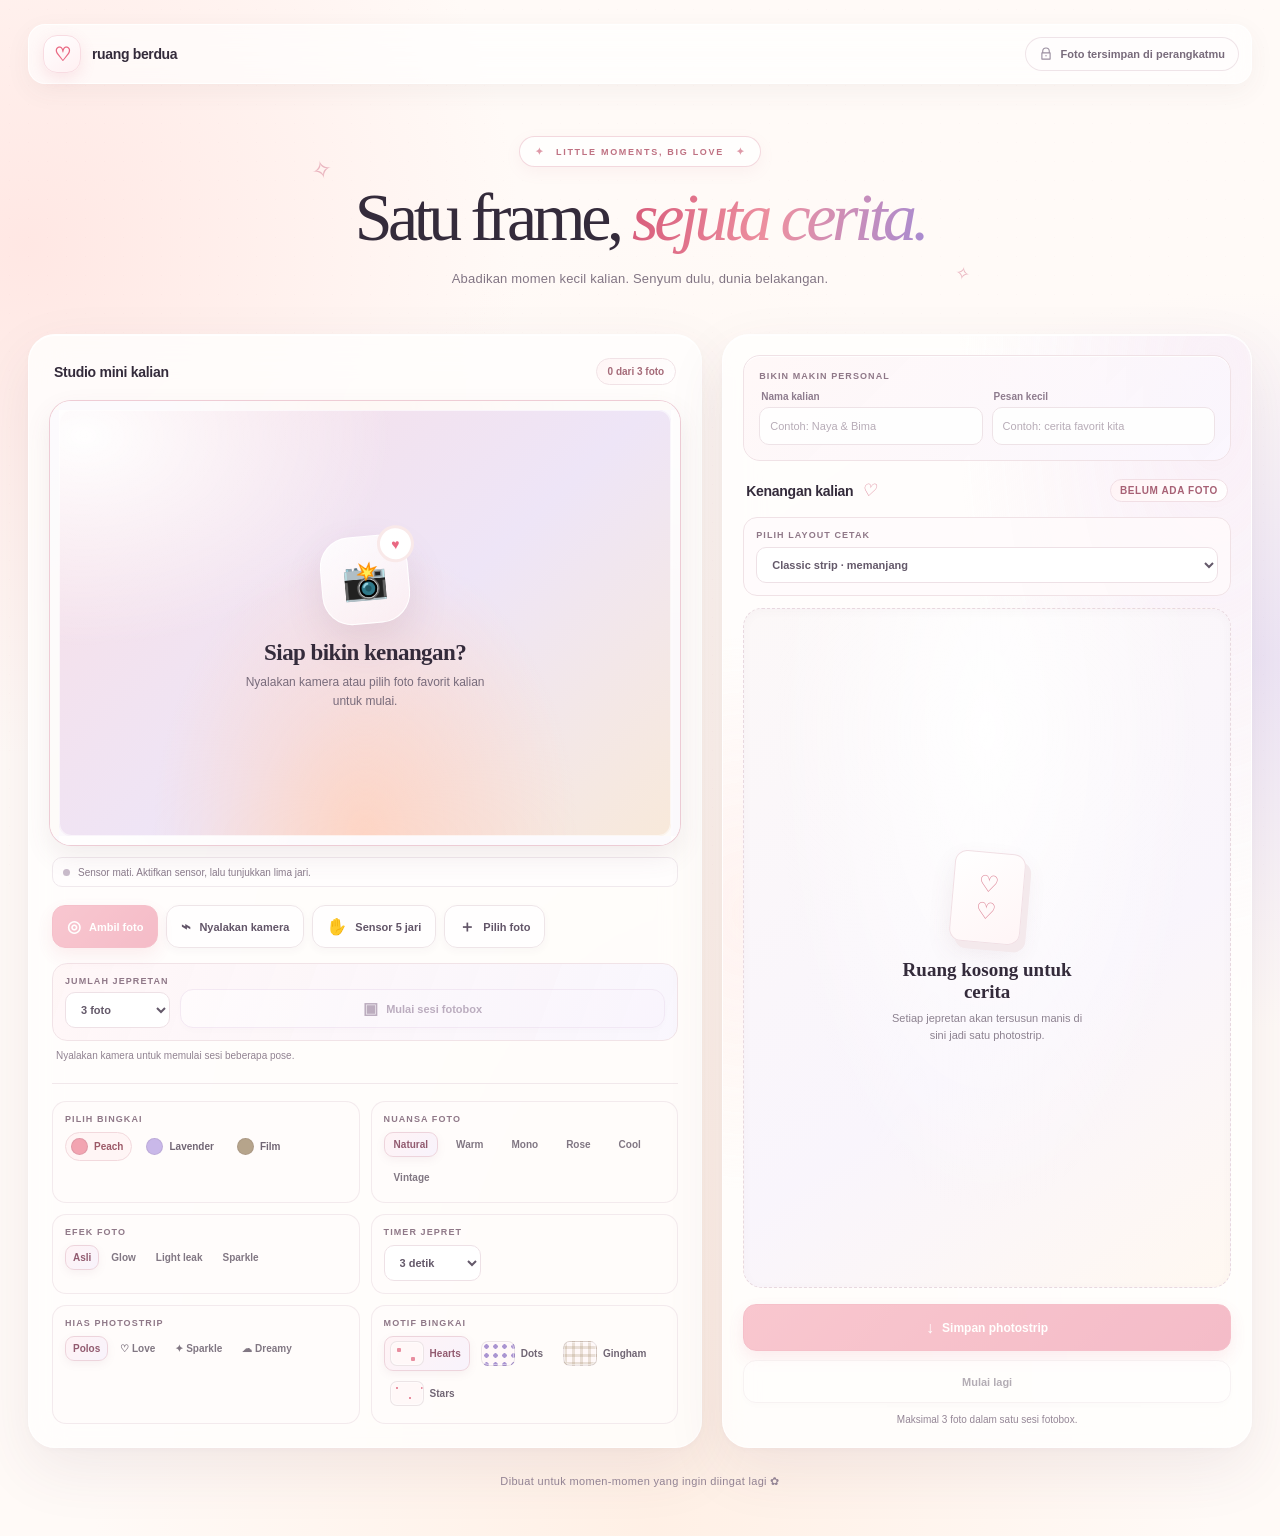
<file: index.html>
<!doctype html>
<html lang="id">
<head>
  <meta charset="utf-8">
  <meta name="viewport" content="width=device-width, initial-scale=1">
  <meta http-equiv="refresh" content="0; url=ziqi.html">
  <title>Ruang Berdua — Photo Booth</title>
</head>
<body>
  <p>Membuka fotobox… Jika halaman tidak terbuka, <a href="ziqi.html">klik di sini</a>.</p>
  <script>window.location.replace("ziqi.html");</script>
</body>
</html>
</file>
<file: ziqi.css>
@charset "UTF-8";

    :root {
      color-scheme: light;
      --ink: #342b3b;
      --muted: #8d8290;
      --pink: #f27b91;
      --pink-deep: #e96882;
      --cream: #fff8f4;
      --paper: #fffdfb;
      --line: #f2e7e4;
      --lilac: #c9b8e9;
      --shadow: 0 24px 70px rgba(89, 58, 72, .10);
      font-family: "Segoe UI", "Trebuchet MS", sans-serif;
    }

    * { box-sizing: border-box; }

    body {
      min-width: 320px;
      min-height: 100vh;
      margin: 0;
      color: var(--ink);
      background:
        radial-gradient(ellipse at 4% 5%, rgba(255, 213, 210, .42), transparent 28rem),
        radial-gradient(ellipse at 96% 28%, rgba(226, 218, 250, .48), transparent 30rem),
        var(--cream);
    }

    button { font: inherit; }

    .page-shell {
      width: min(1200px, calc(100% - 48px));
      margin: 0 auto;
      padding: 26px 0 48px;
    }

    .topbar {
      display: flex;
      align-items: center;
      justify-content: space-between;
      margin-bottom: 48px;
    }

    .brand {
      display: inline-flex;
      align-items: center;
      gap: 11px;
      color: var(--ink);
      font-size: 15px;
      font-weight: 800;
      letter-spacing: -.03em;
      text-decoration: none;
    }

    .brand-mark {
      display: grid;
      width: 38px;
      height: 38px;
      place-items: center;
      border: 1px solid #f4dce0;
      border-radius: 13px;
      background: #fff;
      color: var(--pink-deep);
      font-size: 19px;
      box-shadow: 0 6px 16px rgba(215, 121, 142, .12);
    }

    .private-note {
      display: inline-flex;
      align-items: center;
      gap: 8px;
      color: var(--muted);
      font-size: 12px;
      font-weight: 600;
    }

    .private-note svg { color: #9b8fa0; }

    .intro {
      margin: 0 auto 34px;
      text-align: center;
    }

    .eyebrow {
      display: inline-flex;
      align-items: center;
      gap: 8px;
      margin-bottom: 12px;
      color: #bf7182;
      font-size: 11px;
      font-weight: 800;
      letter-spacing: .16em;
      text-transform: uppercase;
    }

    .eyebrow::before, .eyebrow::after {
      width: 20px;
      height: 1px;
      background: #e8bbc4;
      content: "";
    }

    h1 {
      margin: 0;
      font-family: Georgia, "Times New Roman", serif;
      font-size: clamp(35px, 5vw, 56px);
      font-weight: 500;
      letter-spacing: -.055em;
      line-height: 1.08;
    }

    h1 span { color: var(--pink-deep); font-style: italic; }

    .intro p {
      margin: 13px 0 0;
      color: var(--muted);
      font-size: 14px;
      line-height: 1.7;
    }

    .booth {
      display: grid;
      grid-template-columns: minmax(0, 1.15fr) minmax(320px, .85fr);
      gap: 22px;
      align-items: stretch;
    }

    .panel {
      min-width: 0;
      overflow: hidden;
      border: 1px solid rgba(237, 222, 220, .85);
      border-radius: 24px;
      background: rgba(255, 253, 251, .88);
      box-shadow: var(--shadow);
    }

    .camera-panel { padding: 18px; }

    .panel-heading {
      display: flex;
      align-items: center;
      justify-content: space-between;
      padding: 2px 3px 15px;
    }

    .panel-title {
      margin: 0;
      font-size: 13px;
      font-weight: 800;
      letter-spacing: -.01em;
    }

    .shot-count {
      color: var(--muted);
      font-size: 11px;
      font-weight: 700;
    }

    .camera-stage {
      position: relative;
      display: grid;
      min-height: 325px;
      aspect-ratio: 1.42;
      overflow: hidden;
      place-items: center;
      border: 8px solid #f9e9e9;
      border-radius: 19px;
      background:
        radial-gradient(ellipse at 50% 104%, rgba(255, 229, 210, .95), transparent 47%),
        radial-gradient(ellipse at 4% 5%, rgba(255, 255, 255, .9), transparent 36%),
        linear-gradient(140deg, #f8e6e9 0%, #efe8f7 54%, #f9eddf 100%);
      transition: border-color .2s ease;
    }

    .camera-stage[data-frame="lilac"] { border-color: #ede6f8; }
    .camera-stage[data-frame="film"] { border-color: #ece5dc; }

    .camera-stage video {
      position: absolute;
      width: 100%;
      height: 100%;
      object-fit: cover;
      transform: scaleX(-1);
    }

    .camera-stage video[hidden] { display: none; }

    .camera-overlay {
      position: absolute;
      inset: 0;
      display: grid;
      place-items: center;
      pointer-events: none;
    }

    .camera-overlay[hidden] { display: none; }

    .welcome-card {
      width: min(270px, 80%);
      padding: 20px 14px;
      text-align: center;
    }

    .welcome-art {
      position: relative;
      display: grid;
      width: 88px;
      height: 88px;
      margin: 0 auto 16px;
      place-items: center;
      border: 1px solid rgba(255, 255, 255, .85);
      border-radius: 29px;
      background: rgba(255, 255, 255, .62);
      box-shadow: 0 12px 30px rgba(119, 87, 107, .10);
      font-size: 37px;
      transform: rotate(-5deg);
    }

    .welcome-art::after {
      position: absolute;
      top: -9px;
      right: -9px;
      display: grid;
      width: 31px;
      height: 31px;
      place-items: center;
      border: 3px solid #f9e9e9;
      border-radius: 50%;
      background: #fff;
      color: var(--pink-deep);
      content: "\2665";
      font-size: 14px;
    }

    .welcome-card h2 {
      margin: 0 0 7px;
      font-family: Georgia, "Times New Roman", serif;
      font-size: 21px;
      font-weight: 600;
    }

    .welcome-card p {
      margin: 0;
      color: #786b7b;
      font-size: 12px;
      line-height: 1.6;
    }

    .live-badge {
      position: absolute;
      z-index: 2;
      top: 14px;
      left: 14px;
      display: none;
      align-items: center;
      gap: 7px;
      padding: 7px 10px;
      border: 1px solid rgba(255, 255, 255, .45);
      border-radius: 99px;
      background: rgba(44, 37, 48, .46);
      color: white;
      font-size: 10px;
      font-weight: 800;
      letter-spacing: .06em;
      backdrop-filter: blur(8px);
    }

    .live-badge.is-live { display: inline-flex; }

    .live-dot {
      width: 7px;
      height: 7px;
      border-radius: 50%;
      background: #88e0aa;
      box-shadow: 0 0 0 3px rgba(136, 224, 170, .18);
    }

    .countdown {
      position: absolute;
      z-index: 3;
      inset: 0;
      display: none;
      place-items: center;
      background: rgba(40, 31, 42, .16);
      color: white;
      font-family: Georgia, "Times New Roman", serif;
      font-size: clamp(80px, 14vw, 145px);
      font-weight: 700;
      text-shadow: 0 5px 28px rgba(54, 35, 54, .32);
    }

    .countdown.is-visible { display: grid; }

    .gesture-status {
      display: flex;
      align-items: center;
      gap: 8px;
      margin: 11px 2px 0;
      color: #897b8b;
      font-size: 11px;
      line-height: 1.5;
    }

    .gesture-status::before {
      width: 7px;
      height: 7px;
      flex: 0 0 7px;
      border-radius: 50%;
      background: #c9bccb;
      content: "";
    }

    .gesture-status[data-state="loading"]::before,
    .gesture-status[data-state="ready"]::before {
      background: #70bd8b;
      box-shadow: 0 0 0 3px rgba(112, 189, 139, .14);
    }

    .gesture-status[data-state="detected"] {
      color: #a45770;
      font-weight: 750;
    }

    .gesture-status[data-state="detected"]::before {
      background: var(--pink-deep);
      box-shadow: 0 0 0 4px rgba(242, 123, 145, .16);
    }

    .gesture-status[data-state="error"] { color: #a64c50; }

    .gesture-status[data-state="error"]::before { background: #d66b6b; }

    .camera-error {
      display: none;
      margin: 12px 2px 0;
      padding: 10px 12px;
      border: 1px solid #f5d6d3;
      border-radius: 12px;
      background: #fff5f3;
      color: #a64c50;
      font-size: 12px;
      line-height: 1.5;
    }

    .camera-error.is-visible { display: block; }

    .controls { padding: 17px 3px 2px; }

    .control-row {
      display: flex;
      flex-wrap: wrap;
      align-items: center;
      justify-content: space-between;
      gap: 12px;
    }

    .button-group { display: flex; flex-wrap: wrap; gap: 9px; }

    .button {
      display: inline-flex;
      min-height: 42px;
      align-items: center;
      justify-content: center;
      gap: 8px;
      padding: 0 15px;
      border: 1px solid var(--line);
      border-radius: 12px;
      background: #fff;
      color: #625766;
      cursor: pointer;
      font-size: 12px;
      font-weight: 750;
      transition: transform .18s ease, box-shadow .18s ease, background .18s ease;
    }

    .button:hover:not(:disabled) {
      transform: translateY(-1px);
      box-shadow: 0 7px 16px rgba(99, 69, 84, .10);
    }

    .button:focus-visible, .swatch:focus-visible, .filter-option:focus-visible, .pattern-choice:focus-visible, .select-control:focus-visible, .personalize input:focus-visible {
      outline: 3px solid rgba(242, 123, 145, .38);
      outline-offset: 3px;
    }

    .button:disabled { cursor: not-allowed; opacity: .48; }
    #flipCameraButton[hidden] { display: none; }

    .button-primary {
      border-color: var(--pink);
      background: var(--pink);
      color: #fff;
      box-shadow: 0 7px 16px rgba(230, 102, 130, .2);
    }

    .button-primary:hover:not(:disabled) { background: var(--pink-deep); }

    .button-icon { font-size: 16px; line-height: 1; }

    .button-upload { position: relative; overflow: hidden; }
    .button-upload input {
      position: absolute;
      width: 1px;
      height: 1px;
      opacity: 0;
    }

    .options {
      display: grid;
      grid-template-columns: 1fr 1fr;
      gap: 17px;
      margin-top: 21px;
      padding-top: 17px;
      border-top: 1px solid #f3eae8;
    }

    .option-heading {
      display: block;
      margin-bottom: 10px;
      color: var(--muted);
      font-size: 10px;
      font-weight: 800;
      letter-spacing: .09em;
      text-transform: uppercase;
    }

    .swatches, .filters { display: flex; flex-wrap: wrap; align-items: center; gap: 8px; }

    .swatch {
      display: inline-flex;
      align-items: center;
      gap: 6px;
      padding: 5px 8px 5px 5px;
      border: 1px solid transparent;
      border-radius: 99px;
      background: transparent;
      color: #716674;
      cursor: pointer;
      font-size: 10px;
      font-weight: 700;
    }

    .swatch[aria-pressed="true"] {
      border-color: #f2d9dd;
      background: #fff5f5;
      color: #9c5967;
    }

    .swatch-dot {
      width: 17px;
      height: 17px;
      border: 1px solid rgba(71, 54, 68, .10);
      border-radius: 50%;
      background: #f2a4b1;
    }

    .swatch[data-frame="lilac"] .swatch-dot { background: #c9b8e9; }
    .swatch[data-frame="film"] .swatch-dot { background: #b6a48b; }

    .filter-option {
      padding: 6px 9px;
      border: 1px solid transparent;
      border-radius: 9px;
      background: transparent;
      color: #817783;
      cursor: pointer;
      font-size: 10px;
      font-weight: 750;
    }

    .filter-option[aria-pressed="true"] {
      border-color: #e9e0f2;
      background: #f8f4fc;
      color: #756285;
    }

    .select-control {
      min-height: 34px;
      padding: 0 11px;
      border: 1px solid #eee3e6;
      border-radius: 9px;
      background: #fff;
      color: #716674;
      font: inherit;
      font-size: 11px;
      font-weight: 700;
    }

    .sticker-options { flex-wrap: wrap; gap: 4px; }
    .sticker-options .filter-option { padding-right: 7px; padding-left: 7px; }

    .effect-options { gap: 4px; }
    .effect-options .filter-option { padding-right: 7px; padding-left: 7px; }

    .pattern-choices {
      display: flex;
      flex-wrap: wrap;
      gap: 5px;
    }

    .pattern-choice {
      display: inline-flex;
      min-height: 34px;
      align-items: center;
      gap: 6px;
      padding: 4px 8px 4px 5px;
      border: 1px solid transparent;
      border-radius: 9px;
      background: transparent;
      color: #716674;
      cursor: pointer;
      font: inherit;
      font-size: 10px;
      font-weight: 700;
    }

    .pattern-choice[aria-pressed="true"] {
      border-color: #f2d9dd;
      background: #fff5f5;
      color: #9c5967;
    }

    .pattern-swatch {
      width: 30px;
      height: 23px;
      overflow: hidden;
      border: 1px solid rgba(71, 54, 68, .10);
      border-radius: 6px;
      background-color: #fff8f8;
    }

    .pattern-hearts {
      background-image: radial-gradient(circle at 8px 8px, #e88e9f 0 2px, transparent 2.5px), radial-gradient(circle at 22px 17px, #e88e9f 0 2px, transparent 2.5px);
      background-size: 28px 24px;
    }

    .pattern-dots {
      background-image: radial-gradient(#aa94d1 2px, transparent 2.5px);
      background-size: 9px 9px;
    }

    .pattern-gingham {
      background-image: repeating-linear-gradient(0deg, rgba(168, 145, 112, .25) 0 3px, transparent 3px 8px), repeating-linear-gradient(90deg, rgba(168, 145, 112, .25) 0 3px, transparent 3px 8px);
    }

    .pattern-stars {
      background-image: radial-gradient(circle at 6px 6px, #e88e9f 0 1px, transparent 1.5px), radial-gradient(circle at 19px 16px, #e88e9f 0 1px, transparent 1.5px);
      background-size: 25px 22px;
    }

    .strip-panel {
      display: flex;
      min-height: 100%;
      flex-direction: column;
      padding: 18px;
      background:
        radial-gradient(ellipse at 86% 0%, rgba(244, 224, 233, .34), transparent 16rem),
        rgba(255, 253, 251, .9);
    }

    .personalize {
      margin: 0 0 16px;
      padding: 13px;
      border: 1px solid #f1e5e7;
      border-radius: 14px;
      background: rgba(255, 249, 248, .8);
    }

    .personalize .option-heading { margin-bottom: 10px; }

    .personalize-fields {
      display: grid;
      grid-template-columns: 1fr 1fr;
      gap: 9px;
    }

    .personalize-fields label { min-width: 0; }

    .personalize-fields label span {
      display: block;
      margin: 0 0 5px 2px;
      color: #928592;
      font-size: 10px;
      font-weight: 700;
    }

    .personalize input {
      width: 100%;
      min-height: 36px;
      padding: 0 10px;
      border: 1px solid #eee3e6;
      border-radius: 9px;
      background: #fff;
      color: var(--ink);
      font: inherit;
      font-size: 11px;
    }

    .personalize input::placeholder { color: #b7acb7; }

    .strip-heading { padding-bottom: 13px; }

    .strip-heading-copy {
      display: flex;
      align-items: baseline;
      gap: 8px;
    }

    .strip-heading-copy span {
      color: #c1a6ad;
      font-family: Georgia, "Times New Roman", serif;
      font-size: 17px;
      font-style: italic;
    }

    .strip-count {
      padding: 5px 9px;
      border: 1px solid #f1e4e6;
      border-radius: 99px;
      background: #fff8f8;
      color: #ad7582;
      font-size: 10px;
      font-weight: 800;
    }

    .strip-display {
      display: grid;
      min-height: 360px;
      flex: 1;
      place-items: center;
      overflow: auto;
      border: 1px dashed #e8dcdf;
      border-radius: 17px;
      background:
        radial-gradient(ellipse at 50% 20%, rgba(255, 255, 255, .95), transparent 60%),
        #fbf7f5;
    }

    .camera-stage .effect-overlay {
      position: absolute;
      z-index: 1;
      inset: 0;
      overflow: hidden;
      pointer-events: none;
    }

    .camera-overlay { z-index: 2; }

    .effect-overlay[data-effect="glow"] {
      background: radial-gradient(ellipse at 50% 8%, rgba(255, 245, 220, .36), transparent 66%);
    }

    .effect-overlay[data-effect="lightleak"] {
      background: linear-gradient(125deg, rgba(255, 180, 118, .45), transparent 35%, transparent 68%, rgba(255, 112, 160, .28));
    }

    .effect-overlay[data-effect="sparkle"] {
      background:
        radial-gradient(circle at 18% 24%, rgba(255, 255, 255, .95) 0 2px, transparent 3px),
        radial-gradient(circle at 78% 18%, rgba(255, 249, 218, .9) 0 2px, transparent 3px),
        radial-gradient(circle at 84% 72%, rgba(255, 255, 255, .88) 0 2px, transparent 3px),
        radial-gradient(circle at 28% 78%, rgba(255, 249, 218, .85) 0 1.5px, transparent 3px);
    }

    .strip-placeholder {
      max-width: 240px;
      padding: 28px 18px;
      text-align: center;
    }

    .placeholder-illustration {
      display: grid;
      width: 71px;
      height: 91px;
      margin: 0 auto 16px;
      place-items: center;
      border: 1px solid #efdde0;
      border-radius: 8px;
      background: #fff;
      box-shadow: 5px 7px 0 #f3e9e8;
      color: #e48a9c;
      font-size: 23px;
      transform: rotate(5deg);
    }

    .strip-placeholder h3 {
      margin: 0 0 7px;
      font-family: Georgia, "Times New Roman", serif;
      font-size: 19px;
      font-weight: 600;
    }

    .strip-placeholder p {
      margin: 0;
      color: var(--muted);
      font-size: 11px;
      line-height: 1.6;
    }

    #stripCanvas {
      display: none;
      width: min(100%, 310px);
      height: auto;
      margin: 15px auto;
      border-radius: 4px;
      box-shadow: 0 8px 24px rgba(74, 57, 68, .16);
    }

    #stripCanvas.is-visible { display: block; }
    .strip-placeholder.is-hidden { display: none; }

    .strip-actions { display: grid; gap: 10px; padding-top: 14px; }
    .strip-actions .button { width: 100%; }

    .strip-hint {
      margin: 0;
      color: #9a8f9b;
      font-size: 10px;
      line-height: 1.5;
      text-align: center;
    }

    .footer-note {
      margin: 22px 0 0;
      color: #a89da8;
      font-size: 10px;
      text-align: center;
    }

    @media (max-width: 820px) {
      .page-shell { width: min(650px, calc(100% - 32px)); padding-top: 20px; }
      .topbar { margin-bottom: 35px; }
      .booth { grid-template-columns: 1fr; }
      .strip-panel { min-height: 440px; }
      .strip-display { min-height: 330px; }
    }

    @media (max-width: 520px) {
      .page-shell { width: calc(100% - 24px); padding-top: 16px; }
      .topbar { margin-bottom: 30px; }
      .brand { font-size: 13px; }
      .brand-mark { width: 34px; height: 34px; }
      .private-note { max-width: 126px; font-size: 10px; }
      .intro { margin-bottom: 25px; }
      .intro p { max-width: 300px; margin-right: auto; margin-left: auto; font-size: 12px; }
      .panel { border-radius: 19px; }
      .camera-panel, .strip-panel { padding: 13px; }
      .camera-stage { min-height: 250px; border-width: 6px; border-radius: 15px; }
      .control-row { align-items: stretch; }
      .button-group { width: 100%; }
      .button-group .button { flex: 1; padding: 0 9px; }
      .button-primary { flex: 1.1 !important; }
      .options { grid-template-columns: 1fr; gap: 13px; }
      .strip-panel { min-height: 410px; }
      .personalize-fields { grid-template-columns: 1fr; }
    }

    @media (prefers-reduced-motion: reduce) {
      *, *::before, *::after { scroll-behavior: auto !important; transition-duration: .01ms !important; }
    }

    body {
      position: relative;
      isolation: isolate;
      background:
        radial-gradient(ellipse at 2% 16%, rgba(255, 195, 190, .34), transparent 31rem),
        radial-gradient(ellipse at 98% 43%, rgba(213, 200, 243, .42), transparent 33rem),
        radial-gradient(ellipse at 51% 100%, rgba(255, 226, 205, .42), transparent 35rem),
        #fffaf7;
    }

    body::before {
      position: fixed;
      z-index: -1;
      inset: 0;
      background-image: radial-gradient(rgba(179, 139, 151, .16) .7px, transparent .7px);
      background-size: 19px 19px;
      content: "";
      opacity: .23;
      pointer-events: none;
    }

    .page-shell {
      width: min(1240px, calc(100% - 56px));
      padding-top: 24px;
    }

    .topbar {
      margin-bottom: 48px;
      padding: 10px 12px 10px 14px;
      border: 1px solid rgba(255, 255, 255, .86);
      border-radius: 17px;
      background: rgba(255, 255, 255, .64);
      box-shadow: 0 8px 26px rgba(100, 65, 81, .055);
      backdrop-filter: blur(14px);
    }

    .brand-mark {
      border-color: #f8dce2;
      border-radius: 14px;
      background: linear-gradient(145deg, #fff, #fff0f2);
      box-shadow: 0 5px 15px rgba(224, 112, 137, .16);
    }

    .brand span:last-child {
      font-size: 14px;
      letter-spacing: -.025em;
    }

    .private-note {
      padding: 9px 13px;
      border: 1px solid rgba(238, 226, 230, .9);
      border-radius: 999px;
      background: rgba(255, 253, 253, .8);
      color: #786b7b;
      font-size: 11px;
    }

    .intro {
      position: relative;
      width: fit-content;
      max-width: 100%;
      margin-bottom: 38px;
      padding: 4px 48px 6px;
    }

    .intro::before,
    .intro::after {
      position: absolute;
      color: #e4a4b2;
      font-family: Georgia, "Times New Roman", serif;
      font-size: 25px;
      content: "\2727";
      opacity: .78;
    }

    .intro::before { top: 24px; left: 4px; transform: rotate(-15deg); }
    .intro::after { right: 3px; bottom: 11px; font-size: 18px; transform: rotate(12deg); }

    .eyebrow {
      gap: 10px;
      margin-bottom: 16px;
      padding: 8px 13px;
      border: 1px solid rgba(241, 209, 216, .84);
      border-radius: 999px;
      background: rgba(255, 255, 255, .72);
      box-shadow: 0 5px 15px rgba(206, 132, 150, .08);
      font-size: 9px;
      letter-spacing: .19em;
    }

    .eyebrow::before, .eyebrow::after {
      width: 13px;
      height: 13px;
      background: transparent;
      color: #de99a8;
      content: "\2726";
      font-size: 10px;
      line-height: 13px;
    }

    h1 {
      font-size: clamp(43px, 6vw, 68px);
      letter-spacing: -.065em;
      line-height: 1.02;
    }

    h1 span {
      background: linear-gradient(100deg, #d95f7d 4%, #ed91a1 48%, #aa8bcf 98%);
      background-clip: text;
      -webkit-text-fill-color: transparent;
    }

    .intro p {
      margin-top: 16px;
      color: #827584;
      font-size: 13px;
      letter-spacing: .015em;
    }

    .booth {
      grid-template-columns: minmax(0, 1.12fr) minmax(330px, .88fr);
      gap: 20px;
    }

    .panel {
      border: 1px solid rgba(255, 255, 255, .92);
      border-radius: 27px;
      background: rgba(255, 254, 253, .83);
      box-shadow:
        0 2px 6px rgba(94, 60, 78, .025),
        0 22px 60px rgba(94, 60, 78, .085),
        inset 0 1px 0 rgba(255, 255, 255, .9);
      backdrop-filter: blur(18px);
    }

    .camera-panel { padding: 21px; }

    .panel-heading { padding: 2px 4px 16px; }

    .panel-title {
      font-size: 14px;
      letter-spacing: -.02em;
    }

    .shot-count {
      padding: 7px 11px;
      border: 1px solid #f1e2e6;
      border-radius: 999px;
      background: linear-gradient(135deg, #fff5f5, #fff);
      color: #a56b79;
      font-size: 10px;
    }

    .camera-stage {
      min-height: 345px;
      border: 9px solid rgba(255, 255, 255, .83);
      border-radius: 21px;
      background:
        radial-gradient(ellipse at 50% 100%, rgba(255, 211, 192, .9), transparent 49%),
        radial-gradient(ellipse at 4% 6%, rgba(255, 255, 255, .98), transparent 37%),
        linear-gradient(137deg, #f8dfe5 0%, #eee5f7 55%, #f8e9da 100%);
      box-shadow:
        0 0 0 1px rgba(237, 200, 210, .9),
        0 11px 27px rgba(121, 78, 100, .10),
        inset 0 0 0 1px rgba(255, 255, 255, .48);
    }

    .camera-stage::after {
      position: absolute;
      z-index: 4;
      inset: 0;
      border: 1px solid rgba(255, 255, 255, .32);
      border-radius: 13px;
      content: "";
      pointer-events: none;
    }

    .camera-stage.is-flashing::after {
      animation: camera-flash .18s ease-out;
    }

    @keyframes camera-flash {
      0% { background: rgba(255, 255, 255, .96); }
      100% { background: rgba(255, 255, 255, 0); }
    }

    .welcome-art {
      border: 1px solid rgba(255, 255, 255, .95);
      border-radius: 30px;
      background: linear-gradient(145deg, rgba(255, 255, 255, .88), rgba(255, 244, 246, .64));
      box-shadow: 0 16px 38px rgba(120, 78, 104, .13);
    }

    .welcome-card h2 {
      font-size: 23px;
      letter-spacing: -.025em;
    }

    .live-badge {
      top: 16px;
      left: 16px;
      padding: 8px 12px;
      box-shadow: 0 5px 16px rgba(30, 25, 38, .13);
    }

    .gesture-status {
      min-height: 30px;
      margin-top: 12px;
      padding: 6px 10px;
      border: 1px solid #f0e9ed;
      border-radius: 10px;
      background: rgba(255, 252, 252, .75);
      font-size: 10px;
    }

    .gesture-status[data-state="ready"] {
      border-color: #dceddf;
      background: #f6fcf7;
      color: #617e68;
    }

    .gesture-status[data-state="detected"] {
      border-color: #f5d6de;
      background: #fff5f7;
    }

    .controls { padding: 18px 2px 2px; }

    .button-group { gap: 8px; }

    .button {
      min-height: 43px;
      padding: 0 14px;
      border-color: #eee5e8;
      border-radius: 13px;
      background: rgba(255, 255, 255, .92);
      box-shadow: 0 3px 9px rgba(94, 60, 78, .035);
      color: #625568;
      font-size: 11px;
    }

    .button:hover:not(:disabled) {
      border-color: #efcbd4;
      box-shadow: 0 8px 19px rgba(99, 69, 84, .10);
    }

    .button-primary {
      border-color: #e97c93;
      background: linear-gradient(135deg, #f18a9e, #e8738d);
      box-shadow: 0 7px 17px rgba(223, 104, 132, .25);
      color: #fff;
    }

    .button-primary:hover:not(:disabled) {
      border-color: #dc617d;
      background: linear-gradient(135deg, #e97b91, #dc617d);
    }

    .options {
      gap: 11px;
      margin-top: 19px;
      padding-top: 17px;
      border-top-color: #f1e8eb;
    }

    .options > div {
      min-width: 0;
      padding: 12px;
      border: 1px solid rgba(242, 232, 235, .88);
      border-radius: 14px;
      background: rgba(255, 251, 250, .72);
    }

    .option-heading {
      margin-bottom: 8px;
      color: #8f7888;
      font-size: 9px;
      letter-spacing: .12em;
    }

    .swatch, .filter-option, .pattern-choice {
      transition: background .16s ease, border-color .16s ease, color .16s ease, transform .16s ease;
    }

    .swatch:hover, .filter-option:hover, .pattern-choice:hover {
      transform: translateY(-1px);
      background-color: #fff;
    }

    .filter-option[aria-pressed="true"], .pattern-choice[aria-pressed="true"] {
      border-color: #edd4dc;
      background: linear-gradient(135deg, #fff3f5, #f8f3fc);
      color: #925b70;
      box-shadow: 0 3px 9px rgba(150, 103, 133, .08);
    }

    .select-control {
      min-height: 36px;
      border-color: #eee1e6;
      border-radius: 10px;
      color: #64596a;
    }

    .pattern-swatch {
      width: 34px;
      height: 25px;
      border-radius: 7px;
      box-shadow: inset 0 0 0 1px rgba(255, 255, 255, .5);
    }

    .strip-panel {
      padding: 20px;
      background:
        radial-gradient(ellipse at 93% 5%, rgba(243, 224, 241, .47), transparent 16rem),
        radial-gradient(ellipse at 5% 52%, rgba(255, 228, 223, .4), transparent 15rem),
        rgba(255, 254, 253, .88);
    }

    .personalize {
      padding: 15px;
      border-color: #f0e2e6;
      border-radius: 17px;
      background: linear-gradient(135deg, rgba(255, 247, 247, .92), rgba(250, 247, 255, .8));
      box-shadow: inset 0 1px 0 rgba(255, 255, 255, .9);
    }

    .personalize-fields label span { color: #8e7c8e; }

    .personalize input {
      min-height: 38px;
      border-color: #eee3e7;
      border-radius: 10px;
      background: rgba(255, 255, 255, .9);
    }

    .personalize input:focus-visible {
      border-color: #e3a8b7;
      outline-color: rgba(242, 123, 145, .25);
    }

    .strip-heading { padding: 2px 3px 15px; }

    .strip-heading-copy span { color: #dc879a; }

    .strip-count {
      border-color: #f1dfe5;
      background: linear-gradient(135deg, #fff3f5, #fff);
      color: #a76175;
      letter-spacing: .06em;
    }

    .strip-display {
      min-height: 390px;
      border: 1px dashed #e8d8df;
      border-radius: 19px;
      background:
        radial-gradient(ellipse at 50% 18%, rgba(255, 255, 255, .98), transparent 61%),
        linear-gradient(145deg, #fcf8f8, #f9f5fc 60%, #fff8f1);
      box-shadow: inset 0 2px 10px rgba(116, 79, 104, .035);
    }

    .placeholder-illustration {
      border-color: #f1dfe4;
      border-radius: 12px;
      background: linear-gradient(145deg, #fff, #fff5f6);
      box-shadow: 6px 7px 0 #f4e9ec, 0 11px 24px rgba(121, 78, 100, .09);
      color: #dc8295;
    }

    #stripCanvas {
      border-radius: 8px;
      box-shadow: 0 12px 28px rgba(74, 57, 68, .18), 0 2px 7px rgba(74, 57, 68, .07);
    }

    .strip-actions { gap: 9px; padding-top: 16px; }

    .strip-actions .button-primary {
      min-height: 47px;
      font-size: 12px;
    }

    .strip-hint, .footer-note { color: #958696; }

    .footer-note {
      margin-top: 27px;
      font-size: 11px;
      letter-spacing: .03em;
    }

    @media (max-width: 820px) {
      .page-shell { width: min(670px, calc(100% - 36px)); }
      .topbar { margin-bottom: 39px; }
      .booth { grid-template-columns: 1fr; }
      .strip-panel { min-height: 440px; }
    }

    @media (max-width: 520px) {
      .page-shell { width: calc(100% - 24px); padding-top: 13px; }
      .topbar {
        margin-bottom: 34px;
        padding: 8px;
        border-radius: 15px;
      }
      .private-note {
        max-width: 142px;
        padding: 7px 9px;
        font-size: 9px;
      }
      .intro { margin-bottom: 28px; padding-right: 22px; padding-left: 22px; }
      .intro::before { left: -5px; }
      .intro::after { right: -5px; }
      h1 { font-size: clamp(39px, 11vw, 52px); }
      .intro p { max-width: 290px; font-size: 11px; }
      .camera-panel, .strip-panel { padding: 13px; }
      .camera-stage { min-height: 250px; border-width: 7px; border-radius: 17px; }
      .options { gap: 8px; }
      .options > div { padding: 10px; border-radius: 12px; }
      .strip-display { min-height: 350px; }
    }

    .session-controls {
      display: flex;
      align-items: end;
      gap: 10px;
      margin-top: 15px;
      padding: 12px;
      border: 1px solid #f1e3e7;
      border-radius: 15px;
      background: linear-gradient(110deg, rgba(255, 246, 247, .92), rgba(248, 245, 253, .86));
    }

    .session-length { display: grid; gap: 3px; }
    .session-length .option-heading { margin: 0 0 3px; }
    .session-length .select-control { min-width: 105px; }

    .button-session {
      min-height: 39px;
      flex: 1;
      justify-content: center;
      border-color: #e8d8eb;
      background: linear-gradient(135deg, #fff, #f8f2fc);
      color: #765d7e;
    }

    .button-session.is-running {
      border-color: #f0cbd3;
      background: #fff3f5;
      color: #a45068;
    }

    .session-status {
      min-height: 16px;
      margin: 7px 4px 0;
      color: #918291;
      font-size: 10px;
      line-height: 1.5;
    }

    .session-status[data-state="active"] {
      color: #a45770;
      font-weight: 700;
    }

    .session-status[data-state="complete"] {
      color: #62846a;
      font-weight: 700;
    }

    .layout-picker {
      display: grid;
      grid-template-columns: 1fr;
      gap: 7px;
      margin: 0 0 12px;
      padding: 12px;
      border: 1px solid #f0e2e6;
      border-radius: 14px;
      background: rgba(255, 250, 251, .78);
    }

    .layout-picker .option-heading { margin: 0; }
    .layout-picker .select-control { width: 100%; }

    .photo-gallery {
      display: grid;
      grid-template-columns: repeat(auto-fit, minmax(100px, 1fr));
      gap: 9px;
      margin-top: 11px;
    }

    .photo-gallery:empty { display: none; }

    .photo-card {
      min-width: 0;
      overflow: hidden;
      border: 1px solid #eee1e6;
      border-radius: 13px;
      background: rgba(255, 255, 255, .9);
      box-shadow: 0 4px 12px rgba(94, 60, 78, .06);
    }

    .photo-card-image {
      display: block;
      width: 100%;
      aspect-ratio: 1.15;
      object-fit: cover;
      background: #f5edf1;
    }

    .photo-card-meta {
      display: flex;
      align-items: center;
      justify-content: space-between;
      gap: 4px;
      padding: 7px 7px 5px;
      color: #786b7b;
      font-size: 9px;
      font-weight: 750;
    }

    .photo-card-actions {
      display: grid;
      grid-template-columns: 1fr 1fr;
      gap: 5px;
      padding: 0 6px 6px;
    }

    .photo-card-button {
      min-height: 28px;
      padding: 0 4px;
      border: 1px solid #efe4e8;
      border-radius: 7px;
      background: #fff;
      color: #786b7b;
      cursor: pointer;
      font: inherit;
      font-size: 9px;
      font-weight: 700;
    }

    .photo-card-button:hover { border-color: #e6bdc8; background: #fff6f7; }
    .photo-card-button[data-action="retake"] { color: #a45770; }

    .strip-actions .button:disabled { opacity: .48; }

    @media (max-width: 520px) {
      .session-controls { align-items: stretch; padding: 10px; }
      .session-length .select-control { min-width: 92px; }
      .session-status { padding: 0 4px; }
      .photo-gallery { grid-template-columns: repeat(3, minmax(0, 1fr)); gap: 6px; }
      .photo-card { border-radius: 10px; }
      .photo-card-meta { font-size: 8px; }
      .photo-card-button { font-size: 8px; }
    }
</file>
